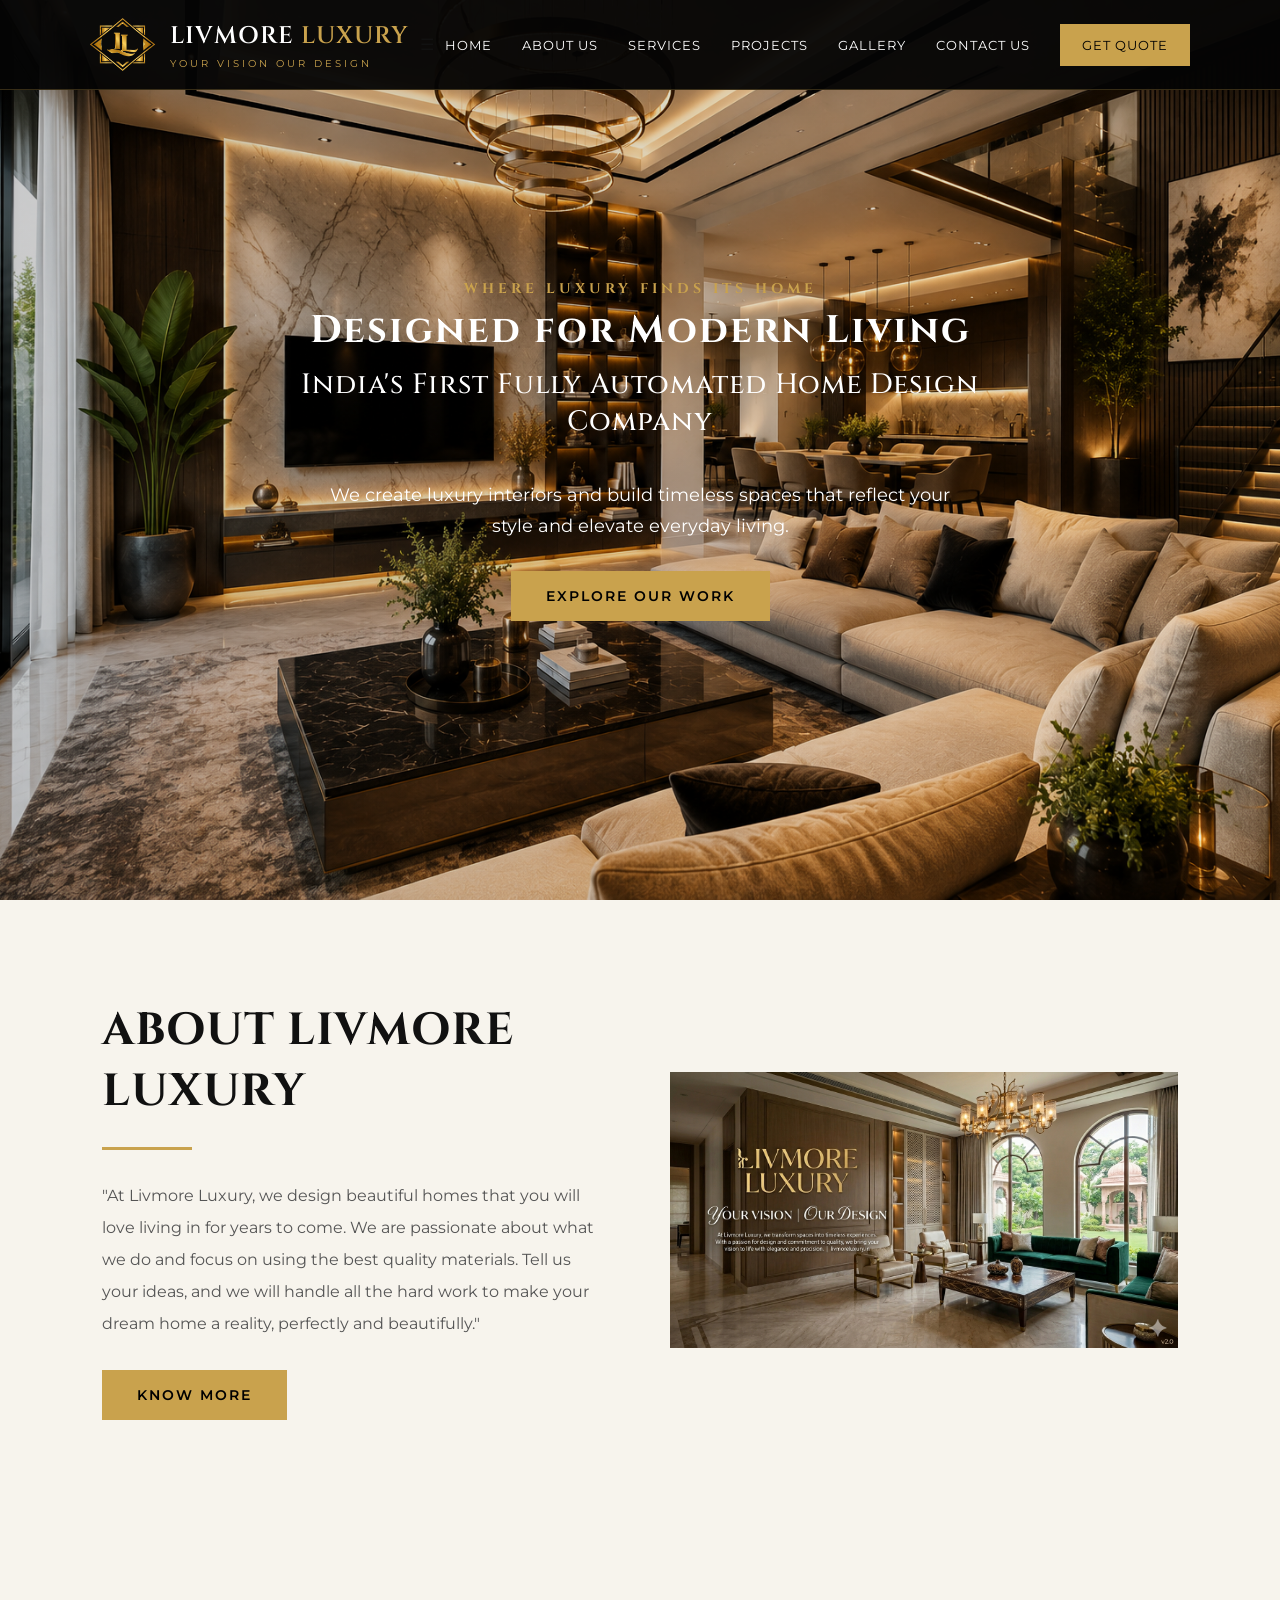
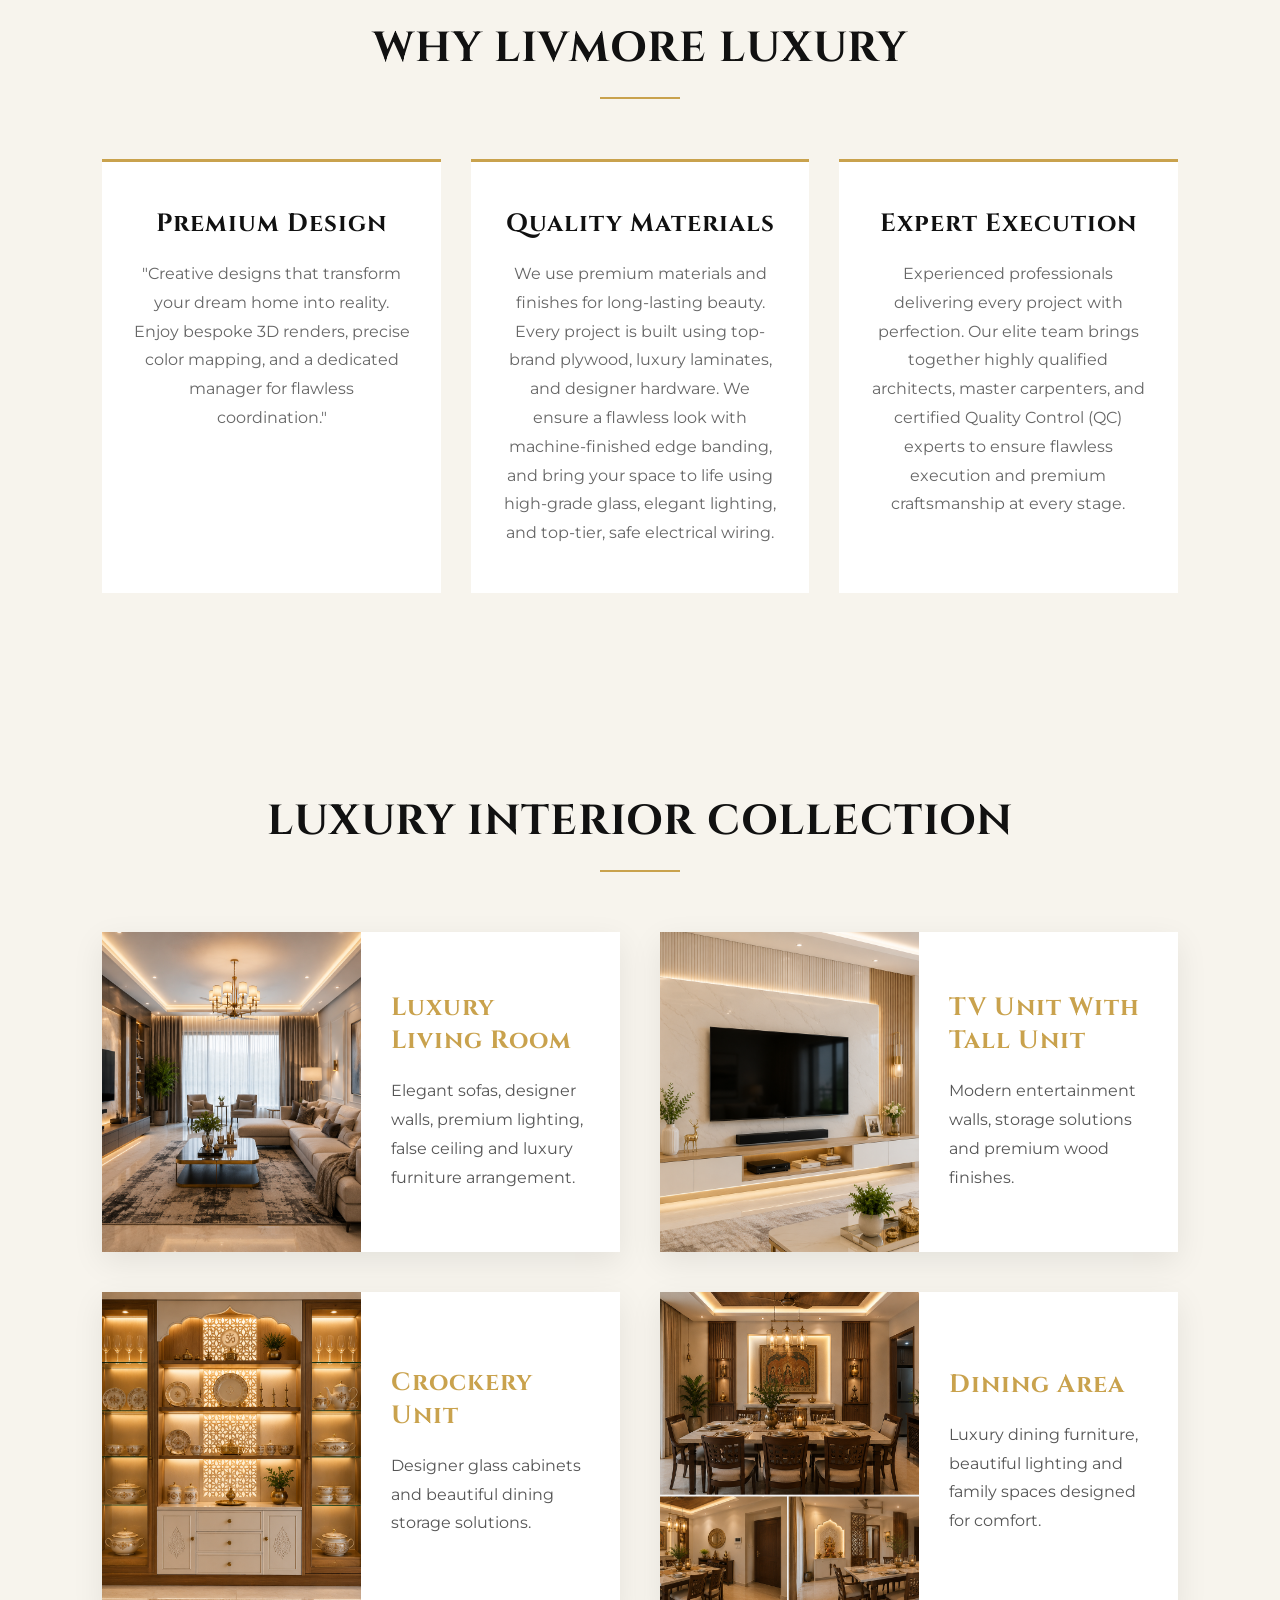
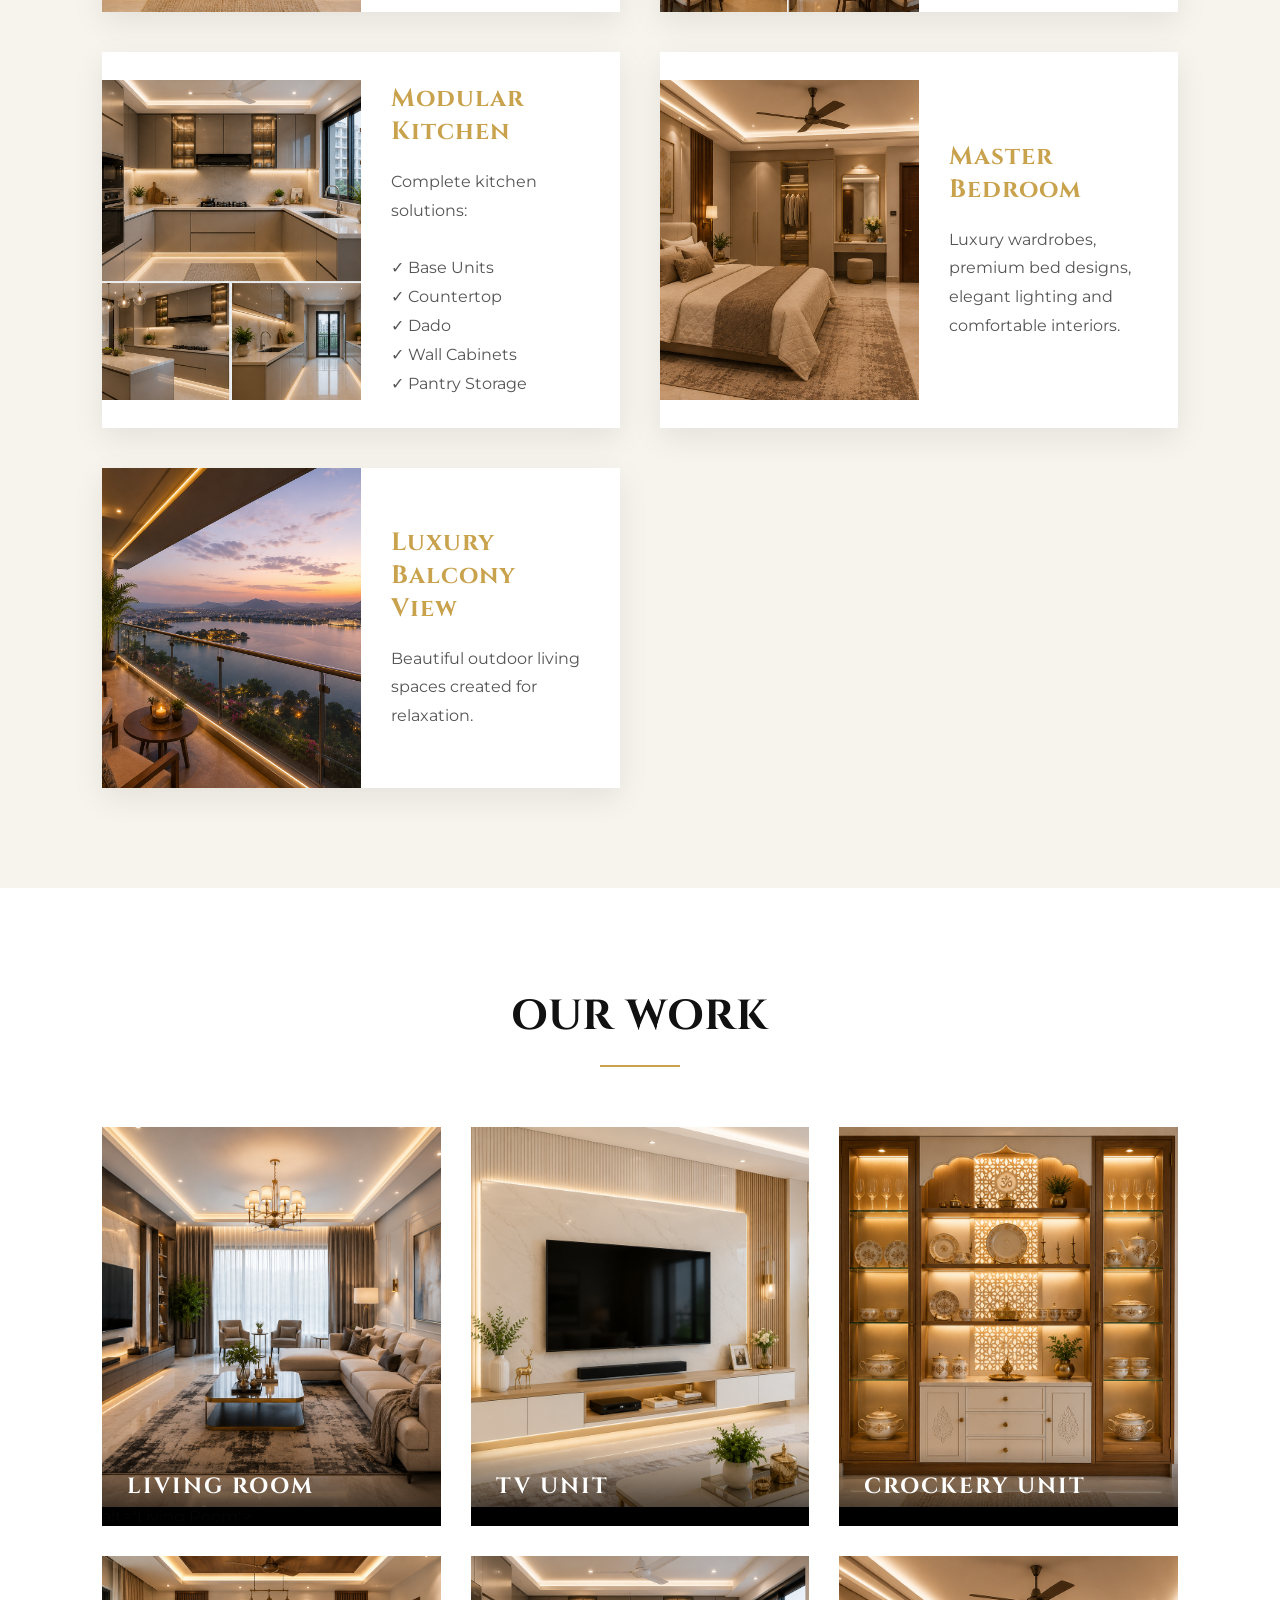
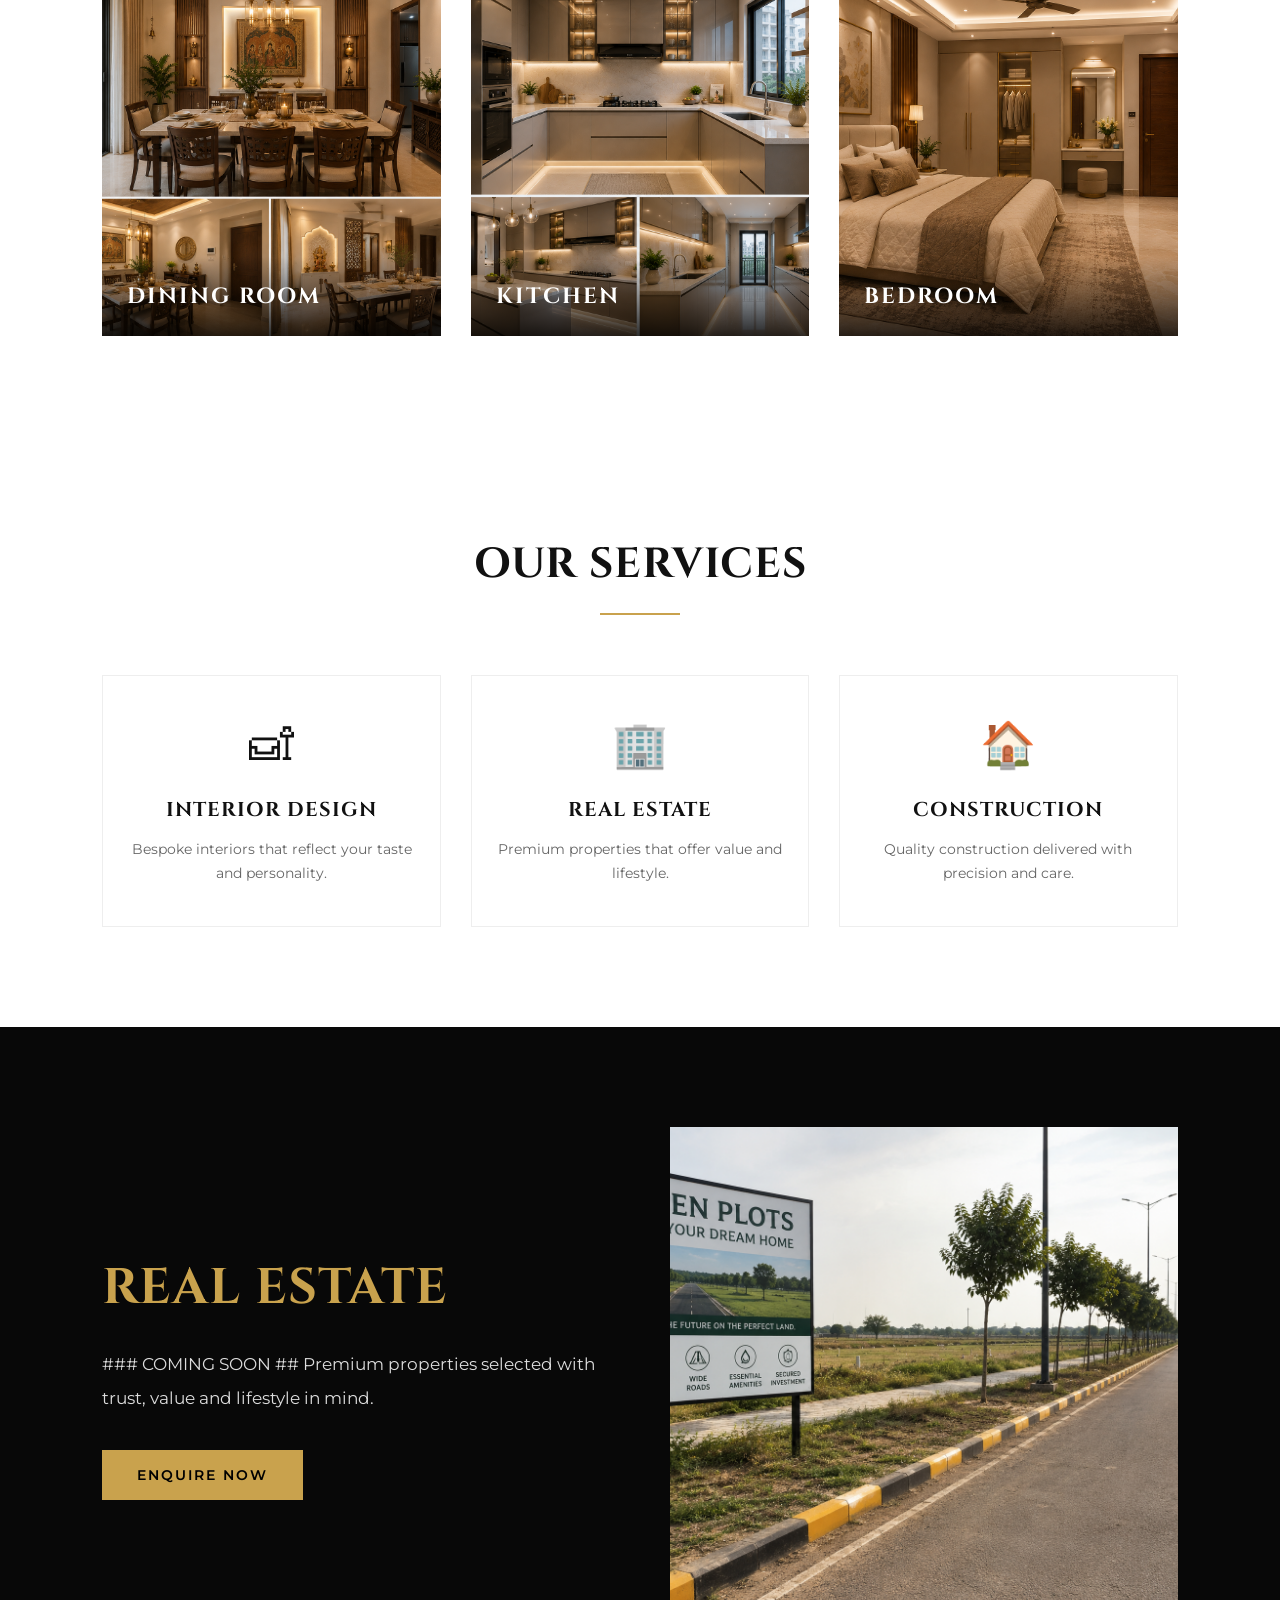
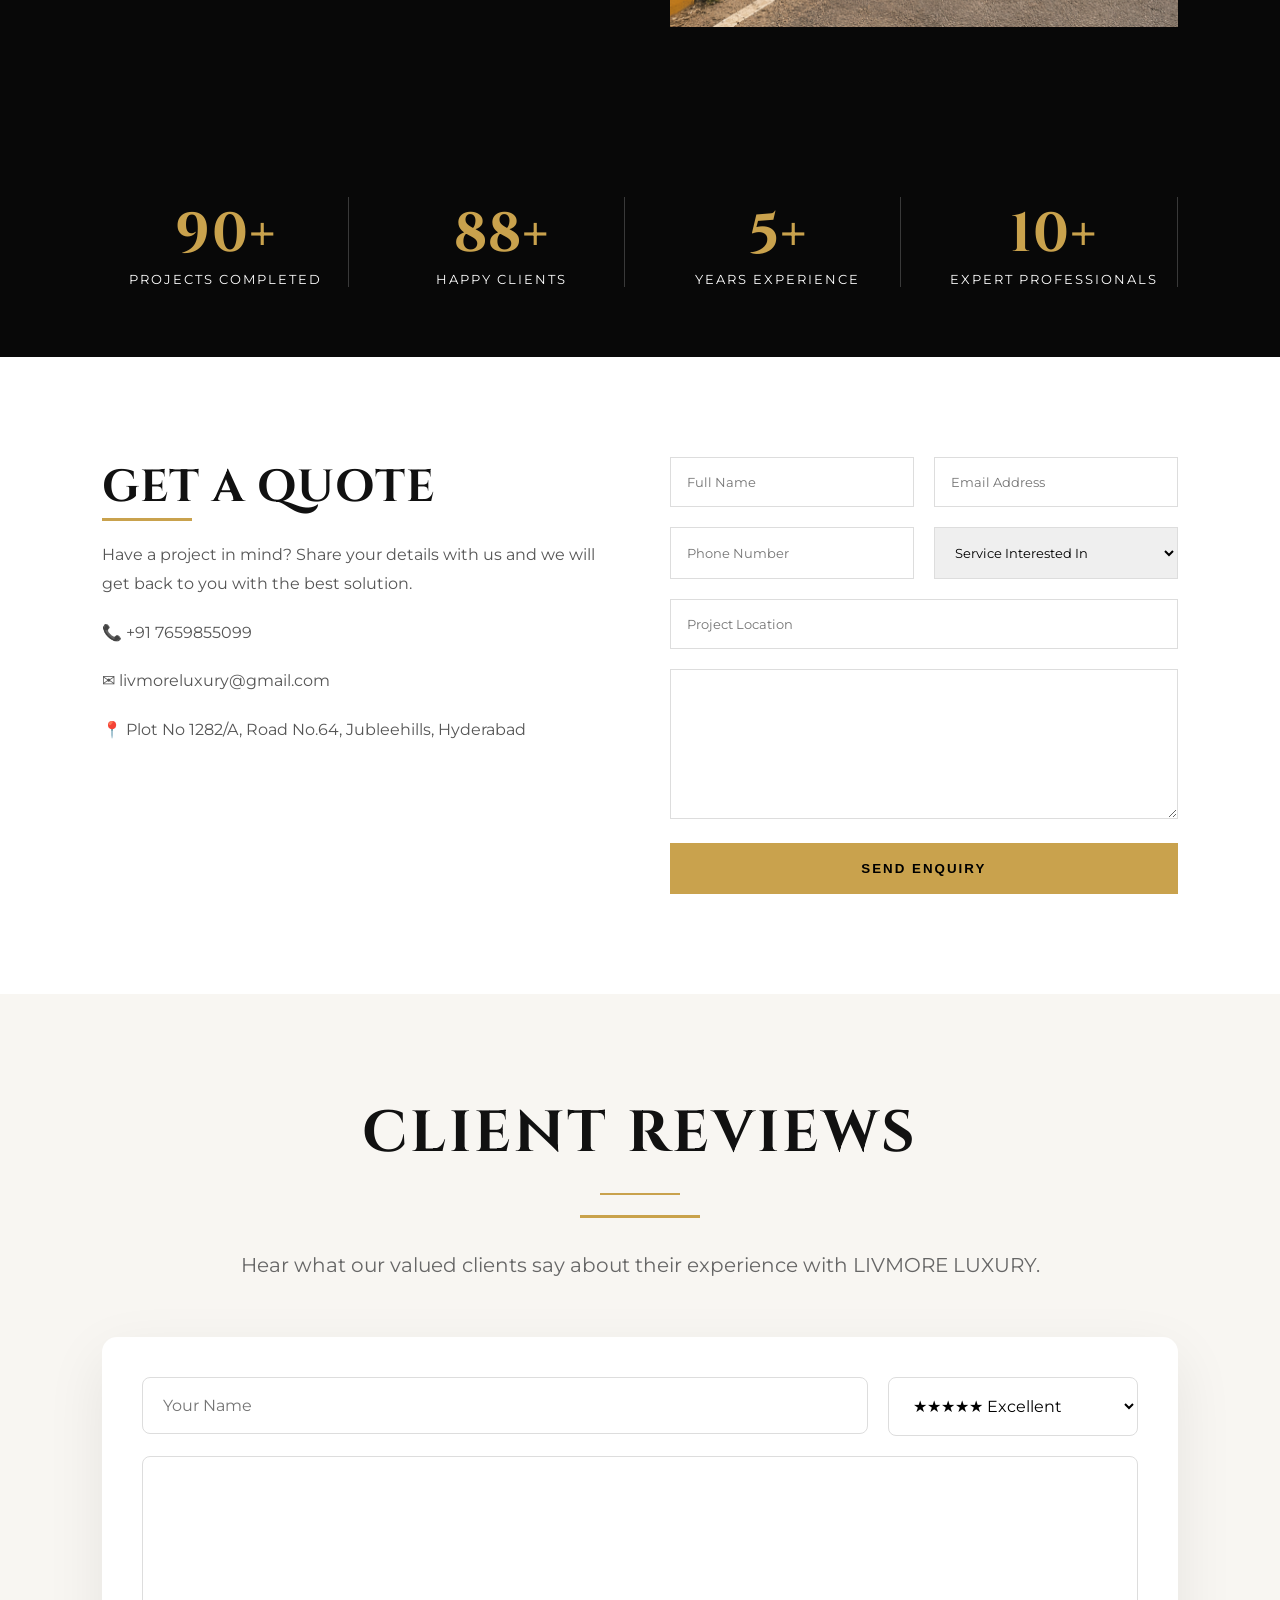
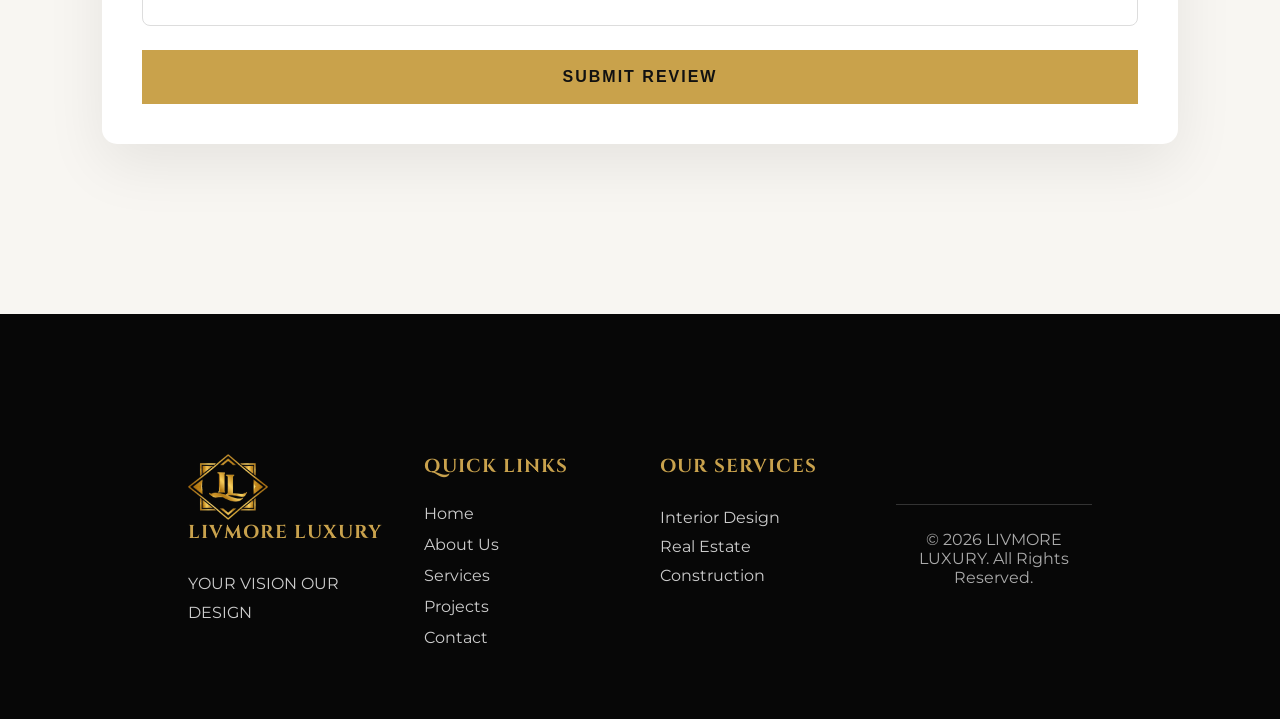
<file: index.html>
<!DOCTYPE html>
<html lang="en">
<head>
<meta charset="UTF-8">
<meta name="viewport" content="width=device-width, initial-scale=1.0">
<title>
LIVMORE LUXURY | Your Vision Our Design
</title>
<meta name="description" content="Luxury Interior Design, Real Estate and Construction by Livmore Luxury">
<link rel="stylesheet" href="style.css">
<link href="https://fonts.googleapis.com/css2?family=Cinzel:wght@400;500;600;700&family=Montserrat:wght@300;400;500;600&display=swap" rel="stylesheet">
</head>
<body>
<!-- ================= HEADER ================= -->
<header class="header">
<div class="logo-area">
<img src="images/logo.png"
class="logo"
alt="LIVMORE LUXURY">
<div class="brand-name">
<h2>
LIVMORE <span>LUXURY</span>
</h2>
<p>
YOUR VISION OUR DESIGN
</p>
</div>
</div>
<div class="menu-toggle">
☰
</div>
<nav class="nav">
<a href="#home">
HOME
</a>
<a href="#about">
ABOUT US
</a>
<a href="#services">
SERVICES
</a>
<a href="#projects">
PROJECTS
</a>
<a href="#gallery">
GALLERY
</a>
<a href="#contact">
CONTACT US
</a>
<a href="#contact" class="quote">
GET QUOTE
</a>
</nav>
</header>

<!-- ================= HERO ================= -->
<section class="hero" id="home">
<div class="hero-dark"></div>
<div class="hero-content">
<h3 class="hero-subtitle">WHERE LUXURY FINDS ITS HOME</h3>
<h1 class="hero-title">Designed for Modern Living</h1>          
<h2 class="hero-tagline">India's First Fully Automated Home Design Company</h2>         
<p class="hero-description">
            We create luxury interiors and build timeless spaces that reflect
            your style and elevate everyday living.
</p>

<a href="#projects" class="btn">
EXPLORE OUR WORK
</a>
</div>
</section>

<!-- ================= ABOUT ================= -->
<section id="about" class="about">
<div class="about-text">
<h2>
ABOUT LIVMORE LUXURY
</h2>
<div class="gold-line"></div>
<p>
"At Livmore Luxury, we design beautiful homes that you will love living in for years to come. 
We are passionate about what we do and focus on using the best quality materials. 
Tell us your ideas, and we will handle all the hard work to make your dream home a reality, perfectly and beautifully."
</p>
<a href="#projects" class="btn">
KNOW MORE
</a>
</div>
<div class="about-image">
<img src="images/about.jpg"
alt="Luxury Interior">
</div>
</section>
            <!-- ================= WHY CHOOSE US ================= -->
<section class="why">
<h2 class="section-title">
WHY LIVMORE LUXURY
</h2>
<div class="why-container">
<div class="why-box">
<h3>
Premium Design
</h3>
<p>
"Creative designs that transform your dream home into reality. 
 Enjoy bespoke 3D renders, precise color mapping, and a dedicated manager for flawless coordination."
</div>
<div class="why-box">
<h3>
Quality Materials
</h3>
<p>
We use premium materials and finishes for long-lasting beauty. Every project is built using top-brand plywood, luxury laminates, and designer hardware.
We ensure a flawless look with machine-finished edge banding, and bring your space to life using high-grade glass, elegant lighting, and top-tier, safe electrical wiring.
</p>
</div>
<div class="why-box">

<h3>
Expert Execution
</h3>
<p>
Experienced professionals delivering every project with perfection.
Our elite team brings together highly qualified architects, master carpenters, and certified Quality Control (QC) experts to ensure flawless execution and premium craftsmanship at every stage.
</p>
</div>

</div>
</section>

<!-- ================= LUXURY INTERIOR DETAILS ================= -->
<section id="gallery" class="interior">
<h2 class="section-title">

LUXURY INTERIOR COLLECTION
</h2>
<div class="interior-grid">
<div class="interior-item">
<img src="images/living-room.jpg">
<div class="interior-text">
<h3>
Luxury Living Room
</h3>
<p>

Elegant sofas, designer walls,
premium lighting, false ceiling
and luxury furniture arrangement.

</p>
</div>

</div>
<div class="interior-item">
<img src="images/tv-unit.jpg">
<div class="interior-text">
<h3>
TV Unit With Tall Unit
</h3>
<p>

Modern entertainment walls,
storage solutions and premium
wood finishes.

</p>
</div>
</div>

<div class="interior-item">

<img src="images/crockery-unit.jpg">
<div class="interior-text">


<h3>
Crockery Unit
</h3>
<p>

Designer glass cabinets and
beautiful dining storage
solutions.

</p>
</div>
</div>
<div class="interior-item">
<img src="images/dining-room.jpg">
<div class="interior-text">
<h3>
Dining Area
</h3>
<p>
Luxury dining furniture,
beautiful lighting and family
spaces designed for comfort.
</p>
</div>
</div>
<div class="interior-item">
<img src="images/kitchen.jpg">
<div class="interior-text">
<h3>
Modular Kitchen
</h3>
<p>
Complete kitchen solutions:
<br><br>
✓ Base Units
<br>
✓ Countertop
<br>
✓ Dado
<br>
✓ Wall Cabinets
<br>
✓ Pantry Storage
</p>
</div>
</div>
<div class="interior-item">
<img src="images/bedroom.jpg">
<div class="interior-text">
<h3>
Master Bedroom
</h3>
<p>
Luxury wardrobes, premium bed
designs, elegant lighting and
comfortable interiors.
</p>
</div>
</div>
<div class="interior-item">
<img src="images/balcony.jpg">
<div class="interior-text">
<h3>
Luxury Balcony View
</h3>
<p>
Beautiful outdoor living spaces
created for relaxation.
</p>
</div>
</div>
</div>
</section>
<!-- ================= PROJECT GALLERY ================= -->
<section id="projects" class="projects">
<h2 class="section-title">
OUR WORK
</h2>
<div class="project-grid">
<div class="project-card">
<img src="images/living-room.jpg" alt="Living Room">
alt="Living Room">
<h3>
LIVING ROOM
</h3>
</div>
<div class="project-card">
<img src="images/tv-unit.jpg"
alt="TV Unit">
<h3>
TV UNIT
</h3>
</div>
<div class="project-card">
<img src="images/crockery-unit.jpg"
alt="Crockery Unit">
<h3>
CROCKERY UNIT
</h3>
</div>
<div class="project-card">

<img src="images/dining-room.jpg"
alt="Dining Room">
<h3>
DINING ROOM
</h3>
</div>
<div class="project-card">

<img src="images/kitchen.jpg"
alt="Kitchen">
<h3>
KITCHEN
</h3>
</div>

<div class="project-card">

<img src="images/bedroom.jpg"
alt="Bedroom">


<h3>
BEDROOM
</h3>

</div>
</div>
</section>

<!-- ================= SERVICES ================= -->
<section id="services" class="services">
<h2 class="section-title">

OUR SERVICES

</h2>
<div class="service-container">

<div class="service-box">
<div class="icon">
🛋
</div>
<h3>
INTERIOR DESIGN

</h3>
<p>
Bespoke interiors that reflect
your taste and personality.
</p>
</div>
<div class="service-box">
<div class="icon">

🏢

</div>

<h3>
REAL ESTATE
</h3>
<p>
Premium properties that offer
value and lifestyle.

</p>

</div>

<div class="service-box">

<div class="icon">

🏠

</div>
<h3>

CONSTRUCTION

</h3>
<p>

Quality construction delivered
with precision and care.

</p>
</div>

</div>

</section>








<!-- ================= REAL ESTATE ================= -->


<section class="feature-dark">


<div class="feature-content">



<div>


<h2>

REAL ESTATE

</h2>


<p>
### COMING SOON ##          
Premium properties selected with
trust, value and lifestyle in mind.

</p>

<a href="#contact" class="btn">

ENQUIRE NOW

</a>
</div>

<img src="images/real-estate.jpg"
alt="Real Estate">

</div>

</section>

<!-- ================= STATISTICS ================= -->
<section class="statistics">
<div class="stats-container">
<div class="stat-box">
<h2>
90+
</h2>
<p>
PROJECTS COMPLETED
</p>
</div>
<div class="stat-box">

<h2>
88+
</h2>

<p>
HAPPY CLIENTS
</p>
</div>
<div class="stat-box">
<h2>
5+
</h2>
<p>
YEARS EXPERIENCE
</p>
</div>
<div class="stat-box">

<h2>
10+
</h2>
<p>
EXPERT PROFESSIONALS
</p>
</div>
</div>
</section>

<!-- ================= QUOTE SECTION ================= -->
<section id="contact" class="contact">
<div class="contact-left">
<h2>
GET A QUOTE
            
</h2>
<div class="gold-line"></div>
<p>
Have a project in mind?
Share your details with us and
we will get back to you with
the best solution.
</p>
<p>
📞 +91 7659855099
</p>
<p>

✉ livmoreluxury@gmail.com
</p>
<p>

📍 Plot No 1282/A, Road No.64, Jubleehills, Hyderabad
</p>
</div>
<div class="contact-form">
<form 
action="https://formsubmit.co/livmoreluxury@gmail.com"
method="POST">
<input 
type="hidden"
name="_subject"
value="New Livmore Luxury Website Enquiry">
<input
type="hidden"
name="_captcha"
value="false">
<div class="form-row">
<input
type="text"
name="Name"
placeholder="Full Name"
required>
<input
type="email"
name="Email"
placeholder="Email Address"
required>
</div>
<div class="form-row">
<input
type="tel"
name="Phone"
placeholder="Phone Number"
required>
<select name="Service">
<option>
Service Interested In
</option>
<option>
Interior Design
</option>
<option>
Construction
</option>
<option>
Real Estate
</option>
</select>
</div>
<input
type="text"
name="Location"
placeholder="Project Location">

<textarea
name="Message"
placeholder="Message">

</textarea>

<button type="submit">

SEND ENQUIRY

</button>

</form>

</div>

</section>

<!-- ================= CLIENT REVIEWS ================= -->

<!-- ================= CLIENT REVIEWS ================= -->

<section id="reviews" class="reviews">

    <div class="container">

        <h2 class="section-title">CLIENT REVIEWS</h2>

        <div class="gold-line"></div>

        <p class="review-text">
            Hear what our valued clients say about their experience with LIVMORE LUXURY.
        </p>

        <!-- Review Form -->

        <div class="review-form">

            <div class="form-group">

                <input
                    type="text"
                    id="name"
                    placeholder="Your Name"
                    required>

            </div>

            <div class="form-group">

                <select id="rating">

                    <option value="5">★★★★★ Excellent</option>
                    <option value="4">★★★★☆ Very Good</option>
                    <option value="3">★★★☆☆ Good</option>
                    <option value="2">★★☆☆☆ Average</option>
                    <option value="1">★☆☆☆☆ Poor</option>

                </select>

            </div>

            <div class="form-group full">

                <textarea
                    id="message"
                    rows="5"
                    placeholder="Share your experience with LIVMORE LUXURY..."
                    required>
                </textarea>

            </div>

            <div class="form-group full">

                <button
                    class="btn-review"
                    onclick="addReview()">

                    SUBMIT REVIEW

                </button>

            </div>

        </div>

        <!-- Display Reviews -->

        <div id="reviewsList" class="reviews-list">

            <!-- Reviews will appear here automatically -->

        </div>

    </div>

</section>

<!-- ================= FOOTER ================= -->
<footer class="footer">


<!-- ================= FOOTER ================= -->
<footer class="footer">
<div class="footer-container">
<div class="footer-logo">
<img src="images/logo.png"
alt="Livmore Luxury">
<h3>
LIVMORE LUXURY
</h3>
<p>

YOUR VISION OUR DESIGN

</p>
</div>
<div>
<h3>
QUICK LINKS
</h3>
<a href="#home">
Home
</a>


<a href="#about">
About Us
</a>


<a href="#services">
Services
</a>


<a href="#projects">
Projects
</a>


<a href="#contact">
Contact
</a>



</div>


<div>


<h3>
OUR SERVICES
</h3>


<p>
Interior Design
</p>


<p>
Real Estate
</p>


<p>
Construction
</p>


</div>

<div class="copyright">

© 2026 LIVMORE LUXURY.
All Rights Reserved.

</div>

</footer>

<script src="script.js"></script>


</body>

</html>
</file>
<file: style.css>
/* =====================================
   LIVMORE LUXURY
   PREMIUM WEBSITE CSS
   PART 1
===================================== */



@import url('https://fonts.googleapis.com/css2?family=Cinzel:wght@400;500;600;700&family=Montserrat:wght@300;400;500;600&display=swap');



:root{

--black:#080808;

--dark:#111111;

--gold:#c9a24d;

--light-gold:#e8c66d;

--white:#ffffff;

--cream:#f7f4ed;

--grey:#777;

}




*{

margin:0;

padding:0;

box-sizing:border-box;

}




html{

scroll-behavior:smooth;

}



body{

font-family:'Montserrat',sans-serif;

background:var(--cream);

color:#111;

overflow-x:hidden;

}




h1,h2,h3{

font-family:'Cinzel',serif;

letter-spacing:1px;

}




a{

text-decoration:none;

color:inherit;

}





img{

max-width:100%;

display:block;

}









/* ================= HEADER ================= */



.header{

position:fixed;

top:0;

left:0;

width:100%;

height:90px;

padding:0 7%;

display:flex;

align-items:center;

justify-content:space-between;

background:rgba(5,5,5,.95);

z-index:999;

border-bottom:1px solid rgba(201,162,77,.25);

}





.logo-area{

display:flex;

align-items:center;

gap:15px;

}





.logo{

width:65px;

height:65px;

object-fit:contain;

}





.brand-name h2{

color:white;

font-size:24px;

font-weight:600;

}





.brand-name span{

color:var(--gold);

}





.brand-name p{

font-size:10px;

letter-spacing:3px;

color:var(--gold);

margin-top:5px;

}





.nav{

display:flex;

align-items:center;

gap:30px;

}





.nav a{

font-size:13px;

letter-spacing:1px;

color:white;

transition:.3s;

}





.nav a:hover{

color:var(--gold);

}





.nav .quote{

background:var(--gold);

color:#000;

padding:13px 22px;

}





/* ================= HERO ================= */



.hero{
    height:100vh;
    background:url("images/hero.jpg");
    background-size:cover;
    background-position:center;
    position:relative;

    display:flex;
    justify-content:center;
    align-items:center;
}





.hero-dark{
    position:absolute;
    inset:0;
    background:linear-gradient(
        90deg,
        rgba(0,0,0,0.20),
        rgba(0,0,0,0.05)
    );
}





.hero-content{
    position:relative;
    z-index:2;
    color:#fff;

    width:100%;
    max-width:750px;      /* Controls content width */

    margin:0 auto;        /* Centers the content */

    display:flex;
    flex-direction:column;
    align-items:center;
    justify-content:center;

    text-align:center;

    padding:0 20px;
}

.hero-content h1{
    font-size:clamp(30px,3vw,40px);
    line-height:1.1;
    letter-spacing:2px;
    font-weight:700;
    color:#fff;
    margin-bottom:15px;
    max-width:800px;
}





.hero-content h1{
    font-size:clamp(30px,3vw,40px);
    line-height:1.1;
    letter-spacing:2px;
    font-weight:700;
    margin-bottom:15px;
}
.hero-content h3{
    font-size:14px;
    letter-spacing:4px;
    color:var(--gold);
    margin-bottom:12px;
    text-transform:uppercase;
}

.hero-content h2{
    font-size:28px;
    line-height:1.3;
    font-weight:500;
    margin-bottom:20px;
    color:#fff;
}


.hero-content p{
    max-width:650px;
    font-size:18px;
    line-height:1.7;
    margin:20px 0 30px;
}



.btn{

display:inline-block;

background:var(--gold);

color:#000;

padding:16px 35px;

font-size:14px;

font-weight:600;

letter-spacing:2px;

transition:.4s;

}





.btn:hover{

background:white;

}









/* ================= COMMON SECTION ================= */



.section-title{

text-align:center;

font-size:42px;

margin-bottom:60px;

position:relative;

}





.section-title:after{

content:"";

width:80px;

height:2px;

background:var(--gold);

display:block;

margin:20px auto;

}









/* ================= SERVICES ================= */



.services{

padding:100px 8%;

background:white;

}





.service-container{

display:grid;
grid-template-columns:repeat(3,1fr);
gap:30px;

}





.service-box{

background:#fff;

padding:40px 25px;

text-align:center;

border:1px solid #eee;

transition:.4s;

}





.service-box:hover{

transform:translateY(-10px);

box-shadow:0 20px 40px rgba(0,0,0,.12);

}





.icon{

font-size:45px;

margin-bottom:25px;

}





.service-box h3{

font-size:20px;

margin-bottom:15px;

}





.service-box p{

color:#666;

line-height:1.7;

font-size:14px;

}









/* ================= ABOUT ================= */



.about{

padding:100px 8%;

display:grid;

grid-template-columns:1fr 1fr;

gap:60px;

align-items:center;

background:var(--cream);

}





.about-text h2{

font-size:45px;

margin-bottom:25px;

}





.about-text p{

line-height:2;

color:#555;

margin:30px 0;

}





.gold-line{

width:90px;

height:3px;

background:var(--gold);

}
/* ================= PROJECTS ================= */



.projects{

padding:100px 8%;

background:white;

}





.project-grid{

display:grid;

grid-template-columns:repeat(3,1fr);

gap:30px;

}





.project-card{

position:relative;

overflow:hidden;

background:#000;

}





.project-card img{

width:100%;

height:380px;

object-fit:cover;

transition:.6s;

}





.project-card:hover img{

transform:scale(1.1);

}





.project-card h3{

position:absolute;

bottom:0;

left:0;

width:100%;

padding:25px;

background:linear-gradient(
transparent,
rgba(0,0,0,.8)
);

color:white;

font-size:22px;

letter-spacing:2px;

}








/* ================= INTERIOR COLLECTION ================= */



.interior{

padding:100px 8%;

background:var(--cream);

}





.interior-grid{

display:grid;

grid-template-columns:repeat(2,1fr);

gap:40px;

}





.interior-item{

background:white;

display:flex;

align-items:center;

overflow:hidden;

box-shadow:0 10px 30px rgba(0,0,0,.08);

}





.interior-item img{

width:50%;

height:320px;

object-fit:cover;

}





.interior-text{

padding:30px;

}





.interior-text h3{

font-size:25px;

color:var(--gold);

margin-bottom:20px;

}





.interior-text p{

line-height:1.8;

color:#555;

}








/* ================= DARK FEATURE SECTION ================= */



.feature-dark{

padding:100px 8%;

background:#080808;

color:white;

}





.feature-light{

padding:100px 8%;

background:white;

}





.feature-content{

display:grid;

grid-template-columns:1fr 1fr;

align-items:center;

gap:60px;

}





.feature-content img{

width:100%;

height:500px;

object-fit:cover;

}





.feature-content h2{

font-size:50px;

color:var(--gold);

margin-bottom:25px;

}





.feature-content p{

line-height:2;

font-size:17px;

color:#ddd;

margin-bottom:35px;

}








/* ================= STATISTICS ================= */



.statistics{

padding:70px 8%;

background:#080808;

}





.stats-container{

display:grid;

grid-template-columns:repeat(4,1fr);

gap:30px;

text-align:center;

}





.stat-box{

border-right:1px solid rgba(255,255,255,.2);

color:white;

}





.stat-box h2{

font-size:55px;

color:var(--gold);

}





.stat-box p{

letter-spacing:2px;

font-size:13px;

}









/* ================= WHY SECTION ================= */



.why{

padding:100px 8%;

background:var(--cream);

}





.why-container{

display:grid;

grid-template-columns:repeat(3,1fr);

gap:30px;

}





.why-box{

background:white;

padding:45px 30px;

text-align:center;

border-top:3px solid var(--gold);

}





.why-box h3{

font-size:25px;

margin-bottom:20px;

}





.why-box p{

line-height:1.8;

color:#666;

}









/* ================= CONTACT ================= */



.contact{

padding:100px 8%;

display:grid;

grid-template-columns:1fr 1fr;

gap:60px;

background:white;

}





.contact-left h2{

font-size:45px;

}





.contact-left p{

margin:20px 0;

line-height:1.8;

color:#555;

}





.contact-form form{

width:100%;

}





.form-row{

display:grid;

grid-template-columns:1fr 1fr;

gap:20px;

}





.contact-form input,
.contact-form select,
.contact-form textarea{

width:100%;

padding:16px;

margin-bottom:20px;

border:1px solid #ddd;

font-family:Montserrat;

}





.contact-form textarea{

height:150px;

}





.contact-form button{

width:100%;

padding:18px;

background:var(--gold);

border:none;

font-weight:bold;

letter-spacing:2px;

cursor:pointer;

}








/* ================= FOOTER ================= */



.footer{

background:#070707;

color:white;

padding:70px 8% 30px;

}





.footer-container{

display:grid;

grid-template-columns:repeat(4,1fr);

gap:40px;

}





.footer img{

width:80px;

}





.footer h3{

color:var(--gold);

margin-bottom:25px;

}





.footer a{

display:block;

color:#ccc;

margin:12px 0;

}





.footer p{

color:#ccc;

line-height:1.8;

}





.copyright{

margin-top:50px;

padding-top:25px;

border-top:1px solid #333;

text-align:center;

color:#aaa;

}

/*================ CLIENT REVIEWS ================*/

/*=========================================
          CLIENT REVIEWS SECTION
==========================================*/

.reviews{

    padding:100px 8%;

    background:#f8f6f2;

}

.reviews .container{

    max-width:1200px;

    margin:auto;

}

.reviews .section-title{

    font-family:'Cinzel',serif;

    font-size:58px;

    text-align:center;

    color:#111;

    letter-spacing:3px;

    margin-bottom:15px;

}

.reviews .gold-line{

    width:120px;

    height:3px;

    background:#c9a24b;

    margin:0 auto 35px;

}

.review-text{

    text-align:center;

    font-size:20px;

    color:#666;

    margin-bottom:60px;

    font-family:'Montserrat',sans-serif;

}

/*================ FORM =================*/

.review-form{

    background:#ffffff;

    padding:40px;

    border-radius:15px;

    box-shadow:0 20px 60px rgba(0,0,0,.08);

    display:grid;

    grid-template-columns:1fr 250px;

    gap:20px;

    margin-bottom:70px;

}

.review-form .full{

    grid-column:1/3;

}

.review-form input,

.review-form select,

.review-form textarea{

    width:100%;

    padding:18px 20px;

    border:1px solid #ddd;

    border-radius:8px;

    font-size:16px;

    font-family:'Montserrat',sans-serif;

    transition:.3s;

    background:#fff;

}

.review-form input:focus,

.review-form select:focus,

.review-form textarea:focus{

    border-color:#c9a24b;

    outline:none;

    box-shadow:0 0 10px rgba(201,162,75,.2);

}

.review-form textarea{

    resize:none;

    min-height:170px;

}

.btn-review{

    width:100%;

    background:#c9a24b;

    color:#111;

    border:none;

    padding:18px;

    font-size:16px;

    font-weight:700;

    letter-spacing:2px;

    cursor:pointer;

    transition:.4s;

    text-transform:uppercase;

}

.btn-review:hover{

    background:#111;

    color:#fff;

}

/*================ REVIEW CARDS =================*/

.reviews-list{

    display:grid;

    grid-template-columns:repeat(auto-fit,minmax(350px,1fr));

    gap:30px;

}

.review-card{

    background:#fff;

    padding:35px;

    border-radius:15px;

    box-shadow:0 15px 40px rgba(0,0,0,.08);

    transition:.4s;

    position:relative;

}

.review-card:hover{

    transform:translateY(-8px);

}

.review-stars{

    color:#c9a24b;

    font-size:22px;

    margin-bottom:15px;

    letter-spacing:2px;

}

.review-name{

    font-family:'Cinzel',serif;

    font-size:24px;

    color:#111;

    margin-bottom:12px;

}

.review-message{

    color:#666;

    font-size:16px;

    line-height:1.9;

}

.review-date{

    margin-top:20px;

    font-size:13px;

    color:#999;

}

/*================ DELETE BUTTON =================*/

.delete-btn{

    margin-top:20px;

    background:#111;

    color:#fff;

    border:none;

    padding:10px 18px;

    border-radius:5px;

    cursor:pointer;

    transition:.3s;

}

.delete-btn:hover{

    background:#c9a24b;

    color:#111;

}

/*================ MOBILE =================*/

@media(max-width:768px){

.review-form{

grid-template-columns:1fr;

padding:25px;

}

.review-form .full{

grid-column:1;

}

.reviews .section-title{

font-size:38px;

}

.review-text{

font-size:17px;

}

.reviews-list{

grid-template-columns:1fr;

}

}





/* ================= MOBILE RESPONSIVE ================= */



@media(max-width:1100px){


.service-container{

grid-template-columns:repeat(3,1fr);

}


.project-grid{

grid-template-columns:repeat(2,1fr);

}


.stats-container{

grid-template-columns:repeat(2,1fr);

}


.footer-container{

grid-template-columns:repeat(2,1fr);

}


}




@media(max-width:768px){



.header{

height:auto;

padding:20px;

flex-direction:column;

gap:20px;

}




.nav{

flex-wrap:wrap;

justify-content:center;

gap:15px;

}





.hero-content{

width:90%;

}





.hero-content h1{

font-size:32px;

}
.hero-content h2{
    font-size:18px;
}

.hero-content h3{
    font-size:12px;
}

.hero-content p{
    font-size:15px;
}




.services,
.projects,
.interior,
.contact{

padding:70px 5%;

}




.service-container,
.project-grid,
.interior-grid,
.feature-content,
.about,
.contact,
.why-container{

grid-template-columns:1fr;

}





.interior-item{

display:block;

}





.interior-item img{

width:100%;

}





.feature-content img{

height:350px;

}





.stats-container{

grid-template-columns:1fr;

}





.stat-box{

border:none;

}





.form-row{

grid-template-columns:1fr;

}





.footer-container{

grid-template-columns:1fr;

}
/* =====================================================
   LIVMORE LUXURY RESPONSIVE IMPROVEMENTS
   ADD THIS AT THE END OF style.css
===================================================== */


/* Prevent all overflow issues */
html,
body{
    width:100%;
    max-width:100%;
    overflow-x:hidden;
}


/* Universal responsive images */
img{
    max-width:100%;
    height:auto;
    object-fit:cover;
}


/* Main container control */
.container,
section{
    width:100%;
}


/* Fluid heading sizes */
h1{
    font-size:clamp(36px,5vw,80px);
}

h2{
    font-size:clamp(28px,3vw,45px);
}

h3{
    font-size:clamp(20px,2vw,28px);
}


/* Better button size for mobile */
button,
.btn,
a.quote{
    min-height:45px;
    padding:14px 28px;
    display:inline-flex;
    align-items:center;
    justify-content:center;
}



/* ===============================
   TABLET
   768px - 1024px
================================ */

@media(max-width:1024px){

.header{
    padding:20px 5%;
}


.logo{
    width:55px;
    height:auto;
}


.nav{
    gap:18px;
}


.hero-content{
    width:90%;
}


.hero-content h1{
    font-size:55px;
}


.service-container{
    grid-template-columns:repeat(2,1fr);
}


.about{
    grid-template-columns:1fr;
}


.project-grid{
    grid-template-columns:repeat(2,1fr);
}


.interior-grid{
    grid-template-columns:1fr;
}


.contact{
    grid-template-columns:1fr;
}


.footer-container{
    grid-template-columns:repeat(2,1fr);
}


}






/* ===============================
   MOBILE
   481px - 767px
================================ */


/* MOBILE HEADER FIX */

@media(max-width:767px){

.header{

height:80px;
padding:10px 20px;
flex-direction:row;
justify-content:space-between;

}


.logo{

width:55px;
height:auto;

}


.brand-name h2{

font-size:16px;

}


.brand-name p{

font-size:7px;

}


/* hide menu normally */

.nav{

display:none;

}


/* show when clicked */

.nav.active{

display:flex;

position:absolute;

top:80px;

left:0;

width:100%;

background:#080808;

padding:25px;

flex-direction:column;

text-align:center;

z-index:999;

}


.menu-toggle{

display:block;

font-size:30px;

color:#c9a24d;

}


/* hero text fix */


.hero-content h1{

font-size:clamp(35px,9vw,45px);

line-height:1.1;

letter-spacing:2px;

}


.hero-content p{

font-size:15px;

line-height:1.6;

}


}
/* ===============================
   MOBILE CONTENT FIX
   ADD AFTER YOUR EXISTING CSS
================================ */


*{
    box-sizing:border-box;
}


html,body{
    width:100%;
    overflow-x:hidden;
}


img{
    max-width:100%;
    height:auto;
    display:block;
}


/* Services cards mobile */

.services,
.services-container,
.service-grid{

    display:grid;
    grid-template-columns:1fr;
    gap:25px;

}


.service-card{

    width:100%;
}



/* About section mobile */

.about,
.about-section{

    display:flex;
    flex-direction:column;

}


.about img{

    width:100%;
    margin-top:30px;

}



/* Our work gallery mobile */


.gallery,
.work-grid,
.projects-grid{

    display:grid;
    grid-template-columns:1fr;
    gap:25px;

}


.gallery-item,
.project-card{

    width:100%;

}


.gallery-item img,
.project-card img{

    width:100%;
    height:auto;
    object-fit:cover;

}


/* Text spacing */

section{

    width:100%;
    max-width:100%;
    padding-left:25px;
    padding-right:25px;

}


/* buttons */

button,
.btn,
.quote{

    min-height:48px;
    padding:14px 25px;

}
@media (max-width:768px){

.hero{
    height:90vh;
    background-position:center center;
}

.hero-content{
    width:90%;
}

.hero-content h5{
    font-size:14px;
    letter-spacing:3px;
}

.hero-content h1{
    font-size:42px;
    letter-spacing:2px;
}

.hero-content p{
    font-size:16px;
    line-height:1.7;
}

.btn{
    padding:14px 28px;
    font-size:13px;
}

}
</file>
